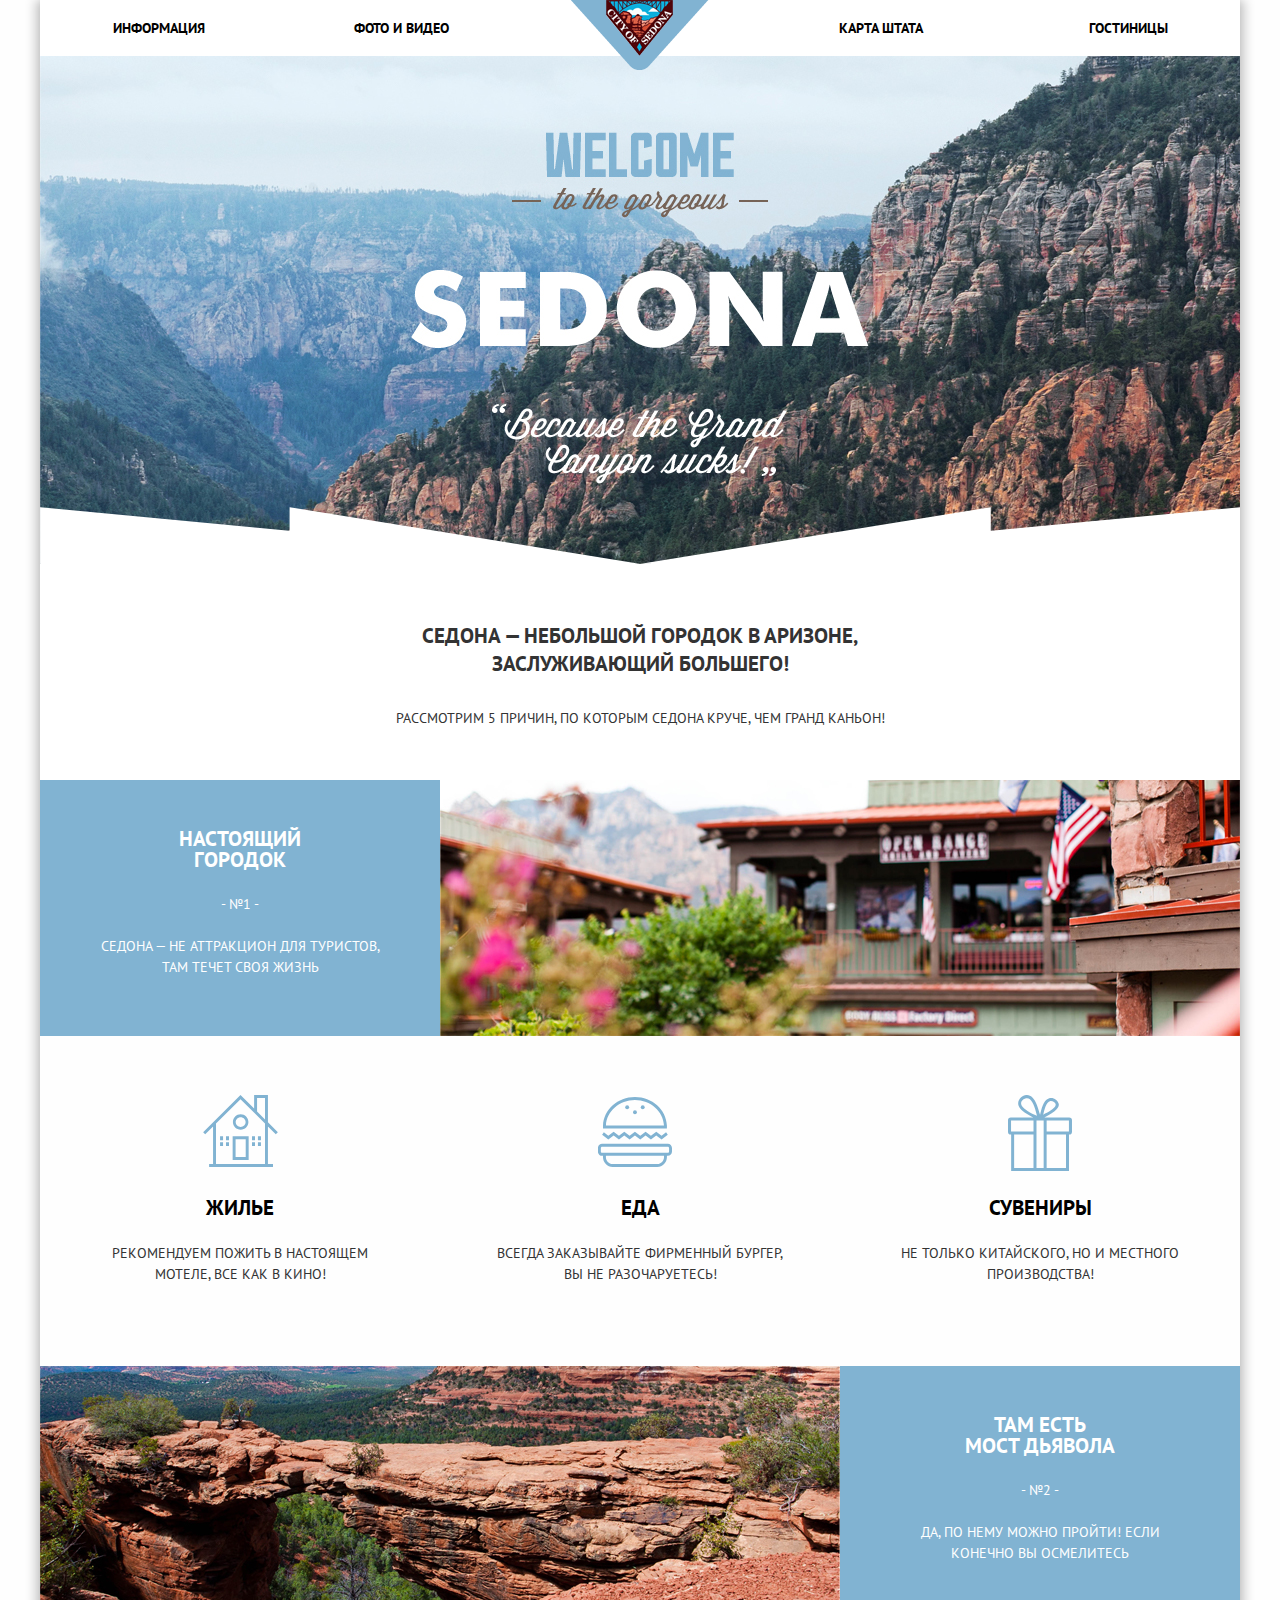
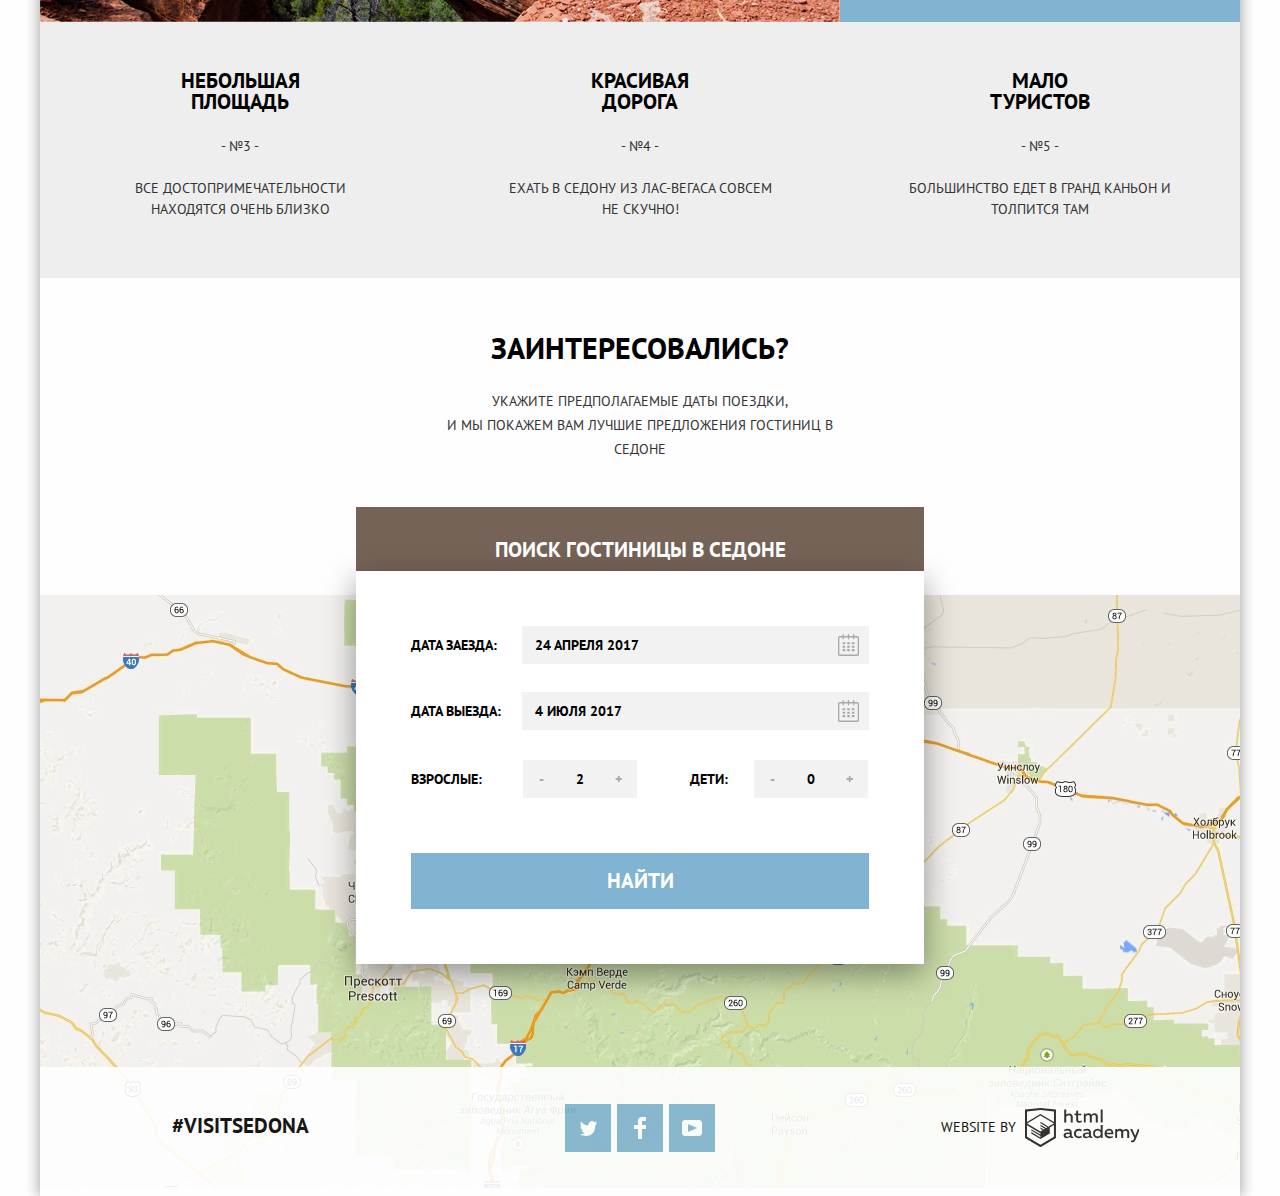
<file: index.html>
<!doctype html>
<html lang="ru">
  <head>
    <meta charset="utf-8">
    <title>Главная: Седона</title>
    <link href="https://fonts.googleapis.com/css?family=PT+Sans:400,700&amp;subset=cyrillic" rel="stylesheet">
    <link href="css/normalize.css" rel="stylesheet">
    <link href="css/style.min.css" rel="stylesheet">
  </head>
  <body>
    <div class="container">
      <header class="main-header">
        <nav class="site-navigation">
          <ul class="site-navigation-list">
            <li class="site-navigation-item"><a href="#">Информация</a></li>
            <li class="site-navigation-item"><a href="#">Фото и Видео</a></li>
            <li class="site-navigation-item"><a href="#">Карта штата</a></li>
            <li class="site-navigation-item"><a href="catalog.html">Гостиницы</a></li>
          </ul>
          <div class="logo-wrapper">
            <a class="nav-logo">
              <span class="visually-hidden">Логотип Седоны</span>
            </a>
          </div>
        </nav>
        <section class="main-header-description">
          <h1 class="visually-hidden">Заголовок главной Седона</h1>
          <h2 class="visually-hidden">Описание городка</h2>
          <b class="city-title">Cедона — небольшой городок в Аризоне, заслуживающий большего!</b>
          <p class="causes-city">Рассмотрим 5 причин, по которым Седона круче, чем гранд каньон!</p>
        </section>
      </header>
      <main>
        <section class="causes">
          <ul class="causes-list">
            <li class="causes-item-wide">
              <div class="causes-item-description">
                <h3 class="causes-item-title">Настоящий городок</h3>
                <p class="causes-number">- №1 -</p>
                <p class="causes-text">Седона — не аттракцион для туристов, там течет своя жизнь</p>
              </div>
              <div class="causes-item-promo">
                <img src="img/city-photo.jpg" width="800" height="256" alt="Фото Седоны">
              </div>
            </li>
            <li class="causes-item-wide">
              <ul class="features-list">
                <li class="features-item">
                  <h3 class="features-item-title">Жилье</h3>
                  <p class="features-text">Рекомендуем пожить в настоящем мотеле, все как в кино!</p>
                </li>
                <li class="features-item">
                  <h3 class="features-item-title">Еда</h3>
                  <p class="features-text">Всегда заказывайте фирменный бургер, вы не разочаруетесь!</p>
                </li>
                <li class="features-item">
                  <h3 class="features-item-title">Сувениры</h3>
                  <p class="features-text">Не только китайского, но и местного производства!</p>
                </li>
              </ul>
            </li>
            <li class="causes-item-wide">
              <div class="causes-item-promo">
                <img src="img/mountain-photo.jpg" width="800" height="256" alt="Фото моста дьявола">
              </div>
              <div class="causes-item-description">
                <h3 class="causes-item-title">Там есть<br> мост дьявола</h3>
                <p class="causes-number">- №2 -</p>
                <p class="causes-text">Да, по нему можно пройти! Если конечно вы осмелитесь</p>
              </div>
            </li>
            <li class="causes-item-wide">
              <ul class="causes-short-list">
                <li class="causes-item">
                  <h3 class="causes-item-title">Небольшая площадь</h3>
                  <p class="causes-number causes-short">- №3 -</p>
                  <p class="causes-text causes-short">Все достопримечательности находятся очень близко</p>
                </li>
                <li class="causes-item">
                  <h3 class="causes-item-title">Красивая дорога</h3>
                  <p class="causes-number causes-short">- №4 -</p>
                  <p class="causes-text causes-short">Ехать в Седону из Лас-Вегаса совсем не скучно!</p>
                </li>
                <li class="causes-item">
                  <h3 class="causes-item-title">Мало туристов</h3>
                  <p class="causes-number causes-short">- №5 -</p>
                  <p class="causes-text causes-short">Большинство едет в гранд каньон и толпится там</p>
                </li>
              </ul>
            </li>
          </ul>
        </section>
        <section class="search">
          <h2 class="search-title">Заинтересовались?</h2>
          <p class="search-text">Укажите предполагаемые даты поездки,<br> и мы покажем вам лучшие предложения   гостиниц в седоне</p>
          <button class="button button-search" type="button">
            <span class="button-search-title">Поиск гостиницы в Седоне</span>
          </button>
          <div class="modal modal-search">
            <h2 class="visually-hidden">Поиск гостиницы</h2>
            <form class="search-form" action="https://echo.htmlacademy.ru" method="post">
              <div class="search-form-item">
                <label for="arrival">Дата заезда:</label>
                <p class="input-calendar">
                  <input type="text" name="arrival-date" value="24 Апреля 2017" id="arrival">
                  <span class="calendar">
                    <svg class="icon" xmlns="http://www.w3.org/2000/svg" width="21" height="22" viewBox="0 0 21 22">
                      <path fill="#000" d="M19.251 2.025h-2.845V.648c0-.381-.294-.689-.656-.689-.363 0-.656.308-.656.689v1.377h-3.938V.648c0-.381-.294-.689-.655-.689-.363 0-.657.308-.657.689v1.377H5.906V.648c0-.381-.294-.689-.656-.689-.363 0-.657.308-.657.689v1.377H1.75C.784 2.025 0 2.847 0 3.862v16.302C0 21.179.784 22 1.75 22h17.501c.966 0 1.749-.821 1.749-1.836V3.862c0-1.015-.783-1.837-1.749-1.837zm.437 18.139a.448.448 0 0 1-.437.459H1.75a.45.45 0 0 1-.438-.459V3.862a.45.45 0 0 1 .438-.459h2.844v1.378c0 .381.294.689.657.689.362 0 .656-.308.656-.689V3.403h3.938v1.378c0 .381.294.689.657.689.361 0 .655-.308.655-.689V3.403h3.938v1.378c0 .381.293.689.656.689.362 0 .656-.308.656-.689V3.403h2.845c.241 0 .437.206.437.459v16.302z"/>
                      <path fill="#000" d="M4.594 8.225h2.625v2.066H4.594zM4.594 11.668h2.625v2.067H4.594zM4.594 15.112h2.625v2.066H4.594zM9.188 15.112h2.625v2.066H9.188zM9.188 11.668h2.625v2.067H9.188zM9.188 8.225h2.625v2.066H9.188zM13.781 15.112h2.625v2.066h-2.625zM13.781 11.668h2.625v2.067h-2.625zM13.781 8.225h2.625v2.066h-2.625z"/>
                    </svg>
                  </span>
                </p>
              </div>
              <div class="search-form-item">
                <label for="departure">Дата выезда:</label>
                <p class="input-calendar">
                  <input type="text" name="departure-date" value="4 июля 2017" id="departure">
                  <span class="calendar">
                    <svg class="icon" xmlns="http://www.w3.org/2000/svg" width="21" height="22" viewBox="0 0 21 22">
                      <path fill="#000" d="M19.251 2.025h-2.845V.648c0-.381-.294-.689-.656-.689-.363 0-.656.308-.656.689v1.377h-3.938V.648c0-.381-.294-.689-.655-.689-.363 0-.657.308-.657.689v1.377H5.906V.648c0-.381-.294-.689-.656-.689-.363 0-.657.308-.657.689v1.377H1.75C.784 2.025 0 2.847 0 3.862v16.302C0 21.179.784 22 1.75 22h17.501c.966 0 1.749-.821 1.749-1.836V3.862c0-1.015-.783-1.837-1.749-1.837zm.437 18.139a.448.448 0 0 1-.437.459H1.75a.45.45 0 0 1-.438-.459V3.862a.45.45 0 0 1 .438-.459h2.844v1.378c0 .381.294.689.657.689.362 0 .656-.308.656-.689V3.403h3.938v1.378c0 .381.294.689.657.689.361 0 .655-.308.655-.689V3.403h3.938v1.378c0 .381.293.689.656.689.362 0 .656-.308.656-.689V3.403h2.845c.241 0 .437.206.437.459v16.302z"/>
                      <path fill="#000" d="M4.594 8.225h2.625v2.066H4.594zM4.594 11.668h2.625v2.067H4.594zM4.594 15.112h2.625v2.066H4.594zM9.188 15.112h2.625v2.066H9.188zM9.188 11.668h2.625v2.067H9.188zM9.188 8.225h2.625v2.066H9.188zM13.781 15.112h2.625v2.066h-2.625zM13.781 11.668h2.625v2.067h-2.625zM13.781 8.225h2.625v2.066h-2.625z"/>
                    </svg>
                  </span>
                </p>
              </div>
              <div class="search-form-item">
                <div class="item-wrapper">
                  <label for="adult-count">Взрослые:</label>
                  <p>
                    <button class="button button-remove" type="button">-</button>
                    <input type="text" name="adult" value="2" id="adult-count">
                    <button class="button button-add" type="button">+</button>
                  </p>
                </div>
                <div class="item-wrapper">
                  <label for="children-count">Дети:</label>
                  <p>
                    <button class="button button-remove" type="button">-</button>
                    <input type="text" name="children" value="0" id="children-count">
                    <button class="button button-add" type="button">+</button>
                  </p>
                </div>
              </div>
              <div class="search-form-item">
                <button class="button button-form-search" type="submit">Найти</button>
              </div>
            </form>
          </div>
        </section>
      </main>
      <footer class="footer-main">
        <div class="footer-map">
          <iframe src="https://www.google.com/maps/embed?pb=!1m18!1m12!1m3!1d52385.13565775221!2d-111.83015785352357!3d34.854443815267764!2m3!1f0!2f0!3f0!3m2!1i1024!2i768!4f13.1!3m3!1m2!1s0x872da132f942b00d%3A0x5548c523fa6c8efd!2z0KHQtdC00L7QvdCwLCDQkNGA0LjQt9C-0L3QsCA4NjMzNiwg0KHQqNCQ!5e0!3m2!1sru!2sru!4v1511280947907" width="1200" height="593" style="border:0" allowfullscreen></iframe>
          <img src="img/map.jpg" width="1200" height="593" alt="Карта">
        </div>
        <section class="footer-main-info">
          <div class="footer-hashtag">#visitsedona</div>
          <div class="footer-social">
            <ul class="footer-social-list">
              <li>
                <a class="social-button" href="https://twitter.com">Твиттер
                  <svg xmlns="http://www.w3.org/2000/svg" xmlns:xlink="http://www.w3.org/1999/xlink" width="17"   height="15" viewBox="0 0 17 15">
                    <path fill="#FFF" d="M10.95.144c1.685-.496 2.984.27 3.577 1.179.673-.231 1.331-.481   2.011-.708a2.345 2.345 0 0 1-.857 1.768c.685.17 1.304-.491 1.304-.491-.169 1-1.006 1.788-1.563   2.024-.231 6.75-3.175 11.217-10.077 11.082h-.446c-.41 0-4.164-.46-4.898-1.887 2.271.196   3.893-.422 4.693-1.177-.96-.3-2.679-.477-2.979-2.95.349.106.564.228 1.19.119C1.705 8.247.374   7.53.448 5.33c.285.328 1.067.536 1.34.472C1.085 5.561-.182 2.442.894.85c1.818 1.854 3.735   3.606 7.152   3.773C8.254 2.33 9.183.793 10.95.144z"/>
                  </svg>
                </a>
              </li>
              <li>
                <a class="social-button" href="https://fb.com">Фейсбук
                  <svg xmlns="http://www.w3.org/2000/svg" width="12" height="22" viewBox="0 0 12 22">
                    <path fill="#FFF" d="M12 4V0H8a4 4 0 0 0-4 4v4H0v4h4v10h4V12h4V8H8V4h4z"/>
                  </svg>
                </a>
              </li>
              <li>
                <a class="social-button" href="https://youtube.ru">Ютьюб
                  <svg xmlns="http://www.w3.org/2000/svg" xmlns:xlink="http://www.w3.org/1999/xlink" width="20"   height="16" viewBox="0 0 20 16">
                    <path fill="#FFF" d="M17 0H3C1.35 0 0 1.35 0 3v10c0 1.65 1.35 3 3 3h14c1.65 0 3-1.35   3-3V3c0-1.65-1.35-3-3-3zM6.027 11.998V4.002L15.014 8l-8.987 3.998z"/>
                  </svg>
                </a>
              </li>
            </ul>
          </div>
          <div class="footer-developer">
            <b>website by</b>
            <p>
              <a class="footer-logo" href="https://htmlacademy.ru/intensive/htmlcss">HTML Academy
                <svg id="Layer_1" data-name="Layer 1" xmlns="http://www.w3.org/2000/svg" viewBox="0 0 108.08 36.85">
                  <title>logo-htmlacademy-small1</title>
                  <path d="M44.61,26.88a2,2,0,0,0,.55-0.1v1.33a3.25,3.25,0,0,1-1.18.21,1.67,1.67,0,0,1-1.67-1,4.84,4.84,0,0,1-3.14,1.08c-1.51,0-2.91-.83-2.91-2.55,0-2.13,2-2.79,3.71-2.79a11.08,11.08,0,0,1,2.17.25v-0.3c0-1-.76-1.77-2.19-1.77a7.42,7.42,0,0,0-3,.64v-1.7a10.21,10.21,0,0,1,3.19-.55c2.36,0,3.81,1.12,3.81,3.65v3a0.54,0.54,0,0,0,.49.59h0.17Zm-6.44-1.13A1.35,1.35,0,0,0,39.63,27h0.11a3.39,3.39,0,0,0,2.41-1V24.58a9.72,9.72,0,0,0-1.81-.21c-1,0-2.16.33-2.16,1.38h0Zm12.36-6.11a5,5,0,0,1,2.57.64V22a4.08,4.08,0,0,0-2.3-.7,2.75,2.75,0,1,0,0,5.49,5,5,0,0,0,2.43-.64v1.71a6.27,6.27,0,0,1-2.76.57A4.21,4.21,0,0,1,46,24.51q0-.21,0-0.41a4.32,4.32,0,0,1,4.18-4.46h0.38Zm12.17,7.24a2,2,0,0,0,.55-0.1v1.33a3.25,3.25,0,0,1-1.18.21,1.67,1.67,0,0,1-1.67-1,4.84,4.84,0,0,1-3.14,1.08c-1.51,0-2.91-.83-2.91-2.55,0-2.13,2-2.79,3.71-2.79a11.08,11.08,0,0,1,2.17.25v-0.3c0-1-.76-1.77-2.19-1.77a7.42,7.42,0,0,0-3,.64v-1.7a10.21,10.21,0,0,1,3.19-.55c2.36,0,3.81,1.12,3.81,3.65v3a0.54,0.54,0,0,0,.49.59h0.17Zm-6.44-1.13A1.35,1.35,0,0,0,57.73,27h0.11a3.39,3.39,0,0,0,2.41-1V24.58a9.72,9.72,0,0,0-1.81-.21c-1.06,0-2.16.33-2.16,1.38h0ZM73,16V28.2H71.35V26.88a3.88,3.88,0,0,1-3.19,1.54,4.4,4.4,0,0,1,0-8.78,3.81,3.81,0,0,1,3,1.3V16H73Zm-4.53,5.22a2.76,2.76,0,1,0,0,5.52A2.86,2.86,0,0,0,71.15,25V23A2.91,2.91,0,0,0,68.49,21.27ZM79,19.64c3.31,0,4.46,2.68,3.92,5.09H76.7c0.21,1.5,1.67,2.11,3.19,2.11a6.11,6.11,0,0,0,2.64-.59v1.6a7.14,7.14,0,0,1-3,.57C77,28.42,74.78,27,74.78,24a4.18,4.18,0,0,1,4-4.39H79Zm0.09,1.54a2.28,2.28,0,0,0-2.44,2.1v0.06H81.3A2,2,0,0,0,79.13,21.18Zm5.73,7V19.87h1.65v1a3.81,3.81,0,0,1,2.78-1.27A2.86,2.86,0,0,1,91.89,21a4.12,4.12,0,0,1,2.91-1.33A3.06,3.06,0,0,1,98,23V28.2h-1.9V23.05a1.59,1.59,0,0,0-1.42-1.75H94.42a2.8,2.8,0,0,0-2.07,1.12V28.2h-1.9V23.05A1.59,1.59,0,0,0,89,21.31H88.8a3,3,0,0,0-2.21,1.29v5.63H84.86Zm21.31-8.33h1.9l-3.91,9.46c-0.9,2.17-2.09,2.86-3.35,2.86a4.76,4.76,0,0,1-1.1-.14V30.46a2.86,2.86,0,0,0,.85.12c0.9,0,1.58-.64,2.07-1.9l0.17-.42-4-8.4h2l2.86,6.29ZM38.73,1.46V6.22a3.81,3.81,0,0,1,2.7-1.14,3.25,3.25,0,0,1,3.44,3.4v5.15H43V8.72a1.81,1.81,0,0,0-1.61-2h-0.3a2.93,2.93,0,0,0-2.32,1.39v5.52h-1.9V1.46h1.9ZM49.94,2.31v3h3V6.91h-3v3.81c0,1.1.5,1.46,1.58,1.46a4.49,4.49,0,0,0,1.69-.33v1.6A6.8,6.8,0,0,1,51,13.8a2.55,2.55,0,0,1-2.86-2.74V6.89H46.58V5.26h1.5V2.74Zm5.4,11.31V5.28H57v1A3.81,3.81,0,0,1,59.77,5a2.86,2.86,0,0,1,2.6,1.33A4.12,4.12,0,0,1,65.28,5,3.06,3.06,0,0,1,68.44,8.4v5.21h-1.9V8.46a1.59,1.59,0,0,0-1.42-1.75H64.89a2.8,2.8,0,0,0-2.07,1.12v5.78h-1.9V8.46A1.59,1.59,0,0,0,59.5,6.71H59.27A3,3,0,0,0,57.06,8v5.63H55.34ZM71.17,1.45H73V13.6H71.17V1.45ZM14.71,0H14.55L0,1.54V28.21l14.55,8.66,14.55-8.66V1.54Zm12.5,27.1L14.55,34.64,1.9,27.12V16.18l12.59,7.5V25L5.86,19.9v1.31l8.68,5.21v1.39L5.87,22.65V24l8.68,5.21,8.75-5.24V18.31L27.2,16V27.12Zm0-12.53-3.48,2-1.6,1L14.51,13v1.31L21,18.23H21l-0.14.09-1,.54-5.37-3.2V17l4.24,2.52-1,.67-3.2-1.9v1.31l2.1,1.24L14.5,22.1,2,14.65,14.51,7.11Zm0-1.32L14.49,5.76,1.91,13.25v-10L14.56,1.92,27.21,3.25v10h0Z" transform="translate(0 -0.02)" fill="#231f20"/>
                </svg>
              </a>
            </p>
          </div>
        </section>
      </footer>
    </div>
    <script src="js/modal-search-min.js"></script>
  </body>
</html>
</file>
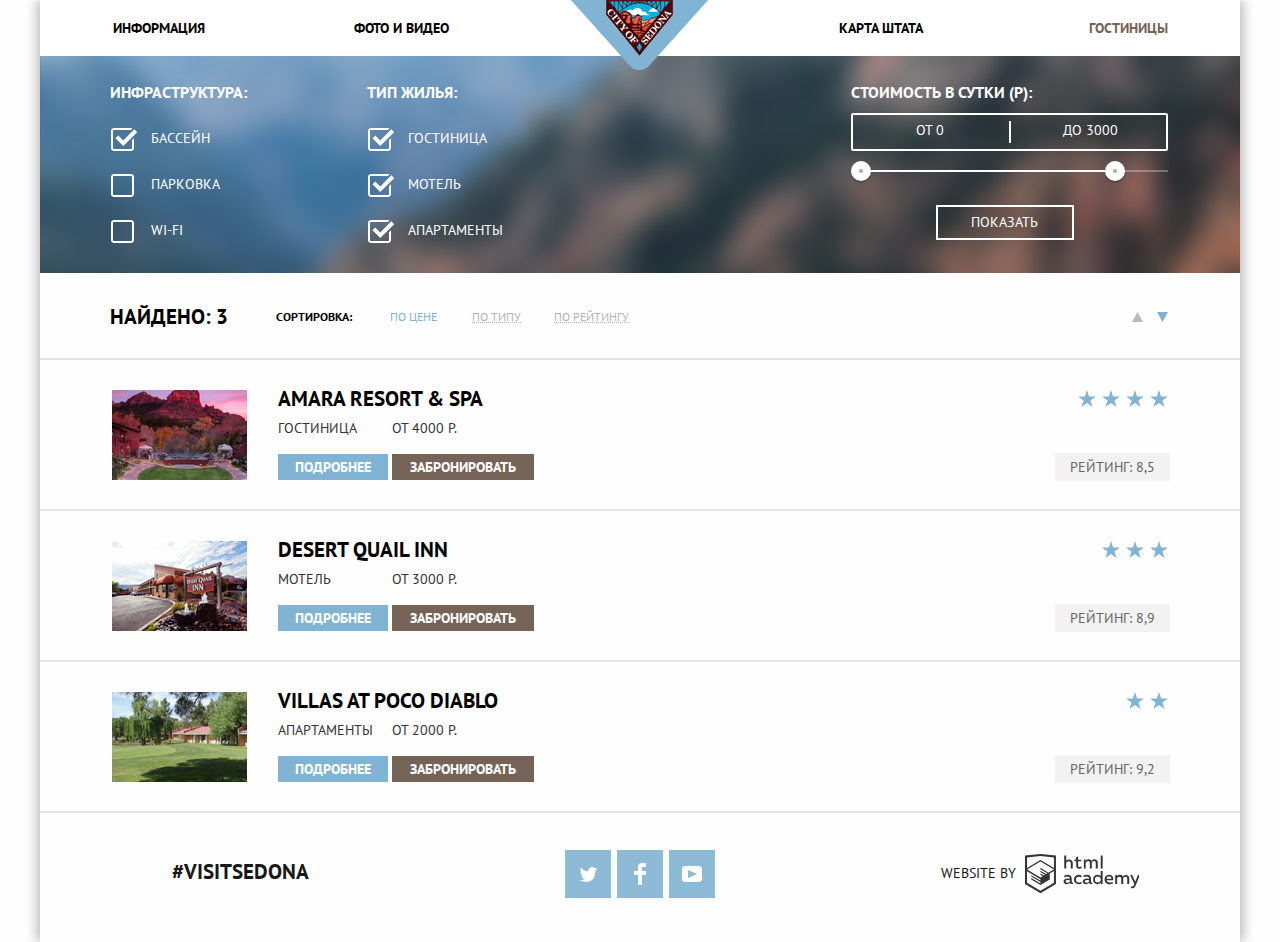
<file: catalog.html>
<!doctype html>
<html lang="ru">
  <head>
    <meta charset="utf-8">
    <title>Каталог отелей Седоны</title>
    <link href="https://fonts.googleapis.com/css?family=PT+Sans:400,700&amp;subset=cyrillic" rel="stylesheet">
    <link href="css/normalize.css" rel="stylesheet">
    <link href="css/style.min.css" rel="stylesheet">
  </head>
  <body>
    <div class="container">
      <header class="catalog-header">
        <nav class="site-navigation">
          <ul class="site-navigation-list">
            <li class="site-navigation-item"><a href="#">Информация</a></li>
            <li class="site-navigation-item"><a href="#">Фото и Видео</a></li>
            <li class="site-navigation-item"><a href="#">Карта штата</a></li>
            <li class="site-navigation-item"><a class="active" href="catalog.html">Гостиницы</a></li>
          </ul>
          <div>
            <a class="nav-logo" href="index.html">
              <span class="visually-hidden">Логотип Седоны</span>
            </a>
          </div>
        </nav>
      </header>
      <main>
        <h1 class="visually-hidden">Поиск гостиницы</h1>
        <section class="filters">
          <h2 class="visually-hidden">Фильтры</h2>
          <form class="filters-form" method="get" action="https://echo.htmlacademy.ru">
            <fieldset>
              <legend class="filters-legend">Инфраструктура:</legend>
              <ul class="filters-services">
                <li class="filters-option">
                  <input class="filter-checkbox" type="checkbox" name="pool" id="pool-id" checked>
                  <label for="pool-id">Бассейн</label>
                </li>
                <li class="filters-option">
                  <input class="filter-checkbox" type="checkbox" name="parking" id="parking-id">
                  <label for="parking-id">Парковка</label>
                </li>
                <li class="filters-option">
                  <input class="filter-checkbox" type="checkbox" name="wi-fi" id="wifi-id">
                  <label for="wifi-id">Wi-fi</label>
                </li>
              </ul>
            </fieldset>
            <fieldset>
              <legend class="filters-legend">Тип жилья:</legend>
              <ul class="filters-lodging">
                <li class="filters-option">
                  <input class="filter-checkbox" type="checkbox" name="hotel" id="hotel-id" checked>
                  <label for="hotel-id">Гостиница</label>
                </li>
                <li class="filters-option">
                  <input class="filter-checkbox" type="checkbox" name="motel" id="motel-id" checked>
                  <label for="motel-id">Мотель</label>
                </li>
                <li class="filters-option">
                  <input class="filter-checkbox" type="checkbox" name="apartments" id="apartments-id" checked>
                  <label for="apartments-id">Апартаменты</label>
                </li>
              </ul>
            </fieldset>
            <div class="filter-wrapper">
              <div class="filter-range">
                <div class="filter-range-title">Стоимость в сутки (р):</div>
                <div class="price-controls">
                  <label class="min-price" for="min-price-id">От
                    <input name="min-price" type="text" value="0" id="min-price-id">
                  </label>
                  <label class="max-price" for="max-price-id">До
                    <input name="max-price" type="text" value="3000" id="max-price-id">
                  </label>
                </div>
                <div class="range-controls">
                  <div class="scale">
                    <div class="bar"></div>
                  </div>
                  <div class="toggle toggle-min"></div>
                  <div class="toggle toggle-max"></div>
                </div>
              </div>
              <button type="submit" class="button button-filter">Показать</button>
            </div>
          </form>
        </section>
        <section class="catalog-sort">
          <nav class="catalog-sort-nav">
            <p class="catalog-sort-count">Найдено: 3</p>
            <h3 class="catalog-sort-title">Сортировка:</h3>
            <ul class="catalog-sort-list">
              <li><a class="catalog-sort-type active" href="#">По цене</a></li>
              <li><a class="catalog-sort-type" href="#">По типу</a></li>
              <li><a class="catalog-sort-type" href="#">По рейтингу</a></li>
              <li>
                <ul class="list-wrapper">
                  <li>
                    <a>вверх
                      <svg xmlns="http://www.w3.org/2000/svg" width="11" height="10" viewBox="0 0 11 10">
                        <path class="arrow-up" fill="#231F20" d="M5.5 0L0 10h11z"/>
                      </svg>
                    </a>
                  </li>
                  <li>
                    <a>вниз
                      <svg xmlns="http://www.w3.org/2000/svg" width="11" height="10" viewBox="0 0 11 10">
                        <path class="arrow-down active" fill="#231F20" d="M5.5 10L0 0h11"/>
                      </svg>
                    </a>
                  </li>
                </ul>
              </li>
            </ul>
          </nav>
          <ul class="catalog-list">
            <li class="catalog-item">
              <img src="img/amara.jpg" width="135" height="90" alt="Amara Resort & Spa">
              <div class="catalog-wrapper">
                <a class="catalog-item-title" href="#">Amara Resort & Spa</a>
                <p>
                  <span class="catalog-item-type">гостиница</span>
                  <span class="catalog-item-price">от 4000 р.</span>
                </p>
                <span class="button-info"><a href="info.html">подробнее</a></span>
                <span class="button-booking"><a href="#">забронировать</a></span>
              </div>
              <div class="catalog-item-rating">
                <span class="star"></span>
                <span class="star"></span>
                <span class="star"></span>
                <span class="star"></span>
                <span class="rate">Рейтинг: 8,5</span>
              </div>
            </li>
            <li class="catalog-item">
              <img src="img/desert.jpg" width="135" height="90" alt="Desert Quail Inn">
              <div class="catalog-wrapper">
                <a class="catalog-item-title" href="#">Desert Quail Inn</a>
                <p>
                  <span class="catalog-item-type">мотель</span>
                  <span class="catalog-item-price">от 3000 р.</span>
                </p>
                <span class="button-info"><a href="info.html">подробнее</a></span>
                <span class="button-booking"><a href="#">забронировать</a></span>
              </div>
              <div class="catalog-item-rating">
                <span class="star"></span>
                <span class="star"></span>
                <span class="star"></span>
                <span class="rate">Рейтинг: 8,9</span>
              </div>
            </li>
            <li class="catalog-item">
              <img src="img/villas.jpg" width="135" height="90" alt="Villas at Poco Diablo">
              <div class="catalog-wrapper">
                <a class="catalog-item-title" href="#">Villas at Poco Diablo</a>
                <p>
                  <span class="catalog-item-type">апартаменты</span>
                  <span class="catalog-item-price">от 2000 р.</span>
                </p>
                <span class="button-info"><a href="info.html">подробнее</a></span>
                <span class="button-booking"><a href="#">забронировать</a></span>
              </div>
              <div class="catalog-item-rating">
                <span class="star"></span>
                <span class="star"></span>
                <span class="rate">Рейтинг: 9,2</span>
              </div>
            </li>
          </ul>
        </section>
      </main>
      <footer class="footer-catalog">
        <div class="footer-map catalog-map">
          <iframe src="https://www.google.com/maps/embed?pb=!1m18!1m12!1m3!1d52385.13565775221!2d-111.83015785352357!3d34.854443815267764!2m3!1f0!2f0!3f0!3m2!1i1024!2i768!4f13.1!3m3!1m2!1s0x872da132f942b00d%3A0x5548c523fa6c8efd!2z0KHQtdC00L7QvdCwLCDQkNGA0LjQt9C-0L3QsCA4NjMzNiwg0KHQqNCQ!5e0!3m2!1sru!2sru!4v1511280947907" width="1200" height="593" style="border:0" allowfullscreen></iframe>
          <img src="img/map.jpg" width="1200" height="593" alt="Карта">
        </div>
        <section class="footer-catalog-info">
          <div class="footer-hashtag">#visitsedona</div>
          <div class="footer-social">
            <ul class="footer-social-list">
              <li>
                <a class="social-button" href="https://twitter.com">Твиттер
                  <svg xmlns="http://www.w3.org/2000/svg" xmlns:xlink="http://www.w3.org/1999/xlink" width="17"   height="15" viewBox="0 0 17 15">
                    <path fill="#FFF" class="social-button-icon" d="M10.95.144c1.685-.496 2.984.27 3.577 1.179.673-.231 1.331-.481   2.011-.708a2.345 2.345 0 0 1-.857 1.768c.685.17 1.304-.491 1.304-.491-.169 1-1.006 1.788-1.563   2.024-.231 6.75-3.175 11.217-10.077 11.082h-.446c-.41 0-4.164-.46-4.898-1.887 2.271.196   3.893-.422 4.693-1.177-.96-.3-2.679-.477-2.979-2.95.349.106.564.228 1.19.119C1.705 8.247.374   7.53.448 5.33c.285.328 1.067.536 1.34.472C1.085 5.561-.182 2.442.894.85c1.818 1.854 3.735   3.606 7.152   3.773C8.254 2.33 9.183.793 10.95.144z"/>
                  </svg>
                </a>
              </li>
              <li>
                <a class="social-button" href="https://fb.com">Фейсбук
                  <svg xmlns="http://www.w3.org/2000/svg" width="12" height="22" viewBox="0 0 12 22">
                    <path fill="#FFF" d="M12 4V0H8a4 4 0 0 0-4 4v4H0v4h4v10h4V12h4V8H8V4h4z"/>
                  </svg>
                </a>
              </li>
              <li>
                <a class="social-button" href="https://youtube.ru">Ютьюб
                  <svg xmlns="http://www.w3.org/2000/svg" xmlns:xlink="http://www.w3.org/1999/xlink" width="20"   height="16" viewBox="0 0 20 16">
                    <path fill="#FFF" d="M17 0H3C1.35 0 0 1.35 0 3v10c0 1.65 1.35 3 3 3h14c1.65 0 3-1.35   3-3V3c0-1.65-1.35-3-3-3zM6.027 11.998V4.002L15.014 8l-8.987 3.998z"/>
                  </svg>
                </a>
              </li>
            </ul>
          </div>
          <div class="footer-developer">
            <b>website by</b>
            <p>
              <a class="footer-logo" href="https://htmlacademy.ru/intensive/htmlcss">HTML Academy
                <svg id="Layer_1" data-name="Layer 1" xmlns="http://www.w3.org/2000/svg" viewBox="0 0 108.08 36.85">
                  <title>logo-htmlacademy-small1</title>
                  <path d="M44.61,26.88a2,2,0,0,0,.55-0.1v1.33a3.25,3.25,0,0,1-1.18.21,1.67,1.67,0,0,1-1.67-1,4.84,4.84,0,0,1-3.14,1.08c-1.51,0-2.91-.83-2.91-2.55,0-2.13,2-2.79,3.71-2.79a11.08,11.08,0,0,1,2.17.25v-0.3c0-1-.76-1.77-2.19-1.77a7.42,7.42,0,0,0-3,.64v-1.7a10.21,10.21,0,0,1,3.19-.55c2.36,0,3.81,1.12,3.81,3.65v3a0.54,0.54,0,0,0,.49.59h0.17Zm-6.44-1.13A1.35,1.35,0,0,0,39.63,27h0.11a3.39,3.39,0,0,0,2.41-1V24.58a9.72,9.72,0,0,0-1.81-.21c-1,0-2.16.33-2.16,1.38h0Zm12.36-6.11a5,5,0,0,1,2.57.64V22a4.08,4.08,0,0,0-2.3-.7,2.75,2.75,0,1,0,0,5.49,5,5,0,0,0,2.43-.64v1.71a6.27,6.27,0,0,1-2.76.57A4.21,4.21,0,0,1,46,24.51q0-.21,0-0.41a4.32,4.32,0,0,1,4.18-4.46h0.38Zm12.17,7.24a2,2,0,0,0,.55-0.1v1.33a3.25,3.25,0,0,1-1.18.21,1.67,1.67,0,0,1-1.67-1,4.84,4.84,0,0,1-3.14,1.08c-1.51,0-2.91-.83-2.91-2.55,0-2.13,2-2.79,3.71-2.79a11.08,11.08,0,0,1,2.17.25v-0.3c0-1-.76-1.77-2.19-1.77a7.42,7.42,0,0,0-3,.64v-1.7a10.21,10.21,0,0,1,3.19-.55c2.36,0,3.81,1.12,3.81,3.65v3a0.54,0.54,0,0,0,.49.59h0.17Zm-6.44-1.13A1.35,1.35,0,0,0,57.73,27h0.11a3.39,3.39,0,0,0,2.41-1V24.58a9.72,9.72,0,0,0-1.81-.21c-1.06,0-2.16.33-2.16,1.38h0ZM73,16V28.2H71.35V26.88a3.88,3.88,0,0,1-3.19,1.54,4.4,4.4,0,0,1,0-8.78,3.81,3.81,0,0,1,3,1.3V16H73Zm-4.53,5.22a2.76,2.76,0,1,0,0,5.52A2.86,2.86,0,0,0,71.15,25V23A2.91,2.91,0,0,0,68.49,21.27ZM79,19.64c3.31,0,4.46,2.68,3.92,5.09H76.7c0.21,1.5,1.67,2.11,3.19,2.11a6.11,6.11,0,0,0,2.64-.59v1.6a7.14,7.14,0,0,1-3,.57C77,28.42,74.78,27,74.78,24a4.18,4.18,0,0,1,4-4.39H79Zm0.09,1.54a2.28,2.28,0,0,0-2.44,2.1v0.06H81.3A2,2,0,0,0,79.13,21.18Zm5.73,7V19.87h1.65v1a3.81,3.81,0,0,1,2.78-1.27A2.86,2.86,0,0,1,91.89,21a4.12,4.12,0,0,1,2.91-1.33A3.06,3.06,0,0,1,98,23V28.2h-1.9V23.05a1.59,1.59,0,0,0-1.42-1.75H94.42a2.8,2.8,0,0,0-2.07,1.12V28.2h-1.9V23.05A1.59,1.59,0,0,0,89,21.31H88.8a3,3,0,0,0-2.21,1.29v5.63H84.86Zm21.31-8.33h1.9l-3.91,9.46c-0.9,2.17-2.09,2.86-3.35,2.86a4.76,4.76,0,0,1-1.1-.14V30.46a2.86,2.86,0,0,0,.85.12c0.9,0,1.58-.64,2.07-1.9l0.17-.42-4-8.4h2l2.86,6.29ZM38.73,1.46V6.22a3.81,3.81,0,0,1,2.7-1.14,3.25,3.25,0,0,1,3.44,3.4v5.15H43V8.72a1.81,1.81,0,0,0-1.61-2h-0.3a2.93,2.93,0,0,0-2.32,1.39v5.52h-1.9V1.46h1.9ZM49.94,2.31v3h3V6.91h-3v3.81c0,1.1.5,1.46,1.58,1.46a4.49,4.49,0,0,0,1.69-.33v1.6A6.8,6.8,0,0,1,51,13.8a2.55,2.55,0,0,1-2.86-2.74V6.89H46.58V5.26h1.5V2.74Zm5.4,11.31V5.28H57v1A3.81,3.81,0,0,1,59.77,5a2.86,2.86,0,0,1,2.6,1.33A4.12,4.12,0,0,1,65.28,5,3.06,3.06,0,0,1,68.44,8.4v5.21h-1.9V8.46a1.59,1.59,0,0,0-1.42-1.75H64.89a2.8,2.8,0,0,0-2.07,1.12v5.78h-1.9V8.46A1.59,1.59,0,0,0,59.5,6.71H59.27A3,3,0,0,0,57.06,8v5.63H55.34ZM71.17,1.45H73V13.6H71.17V1.45ZM14.71,0H14.55L0,1.54V28.21l14.55,8.66,14.55-8.66V1.54Zm12.5,27.1L14.55,34.64,1.9,27.12V16.18l12.59,7.5V25L5.86,19.9v1.31l8.68,5.21v1.39L5.87,22.65V24l8.68,5.21,8.75-5.24V18.31L27.2,16V27.12Zm0-12.53-3.48,2-1.6,1L14.51,13v1.31L21,18.23H21l-0.14.09-1,.54-5.37-3.2V17l4.24,2.52-1,.67-3.2-1.9v1.31l2.1,1.24L14.5,22.1,2,14.65,14.51,7.11Zm0-1.32L14.49,5.76,1.91,13.25v-10L14.56,1.92,27.21,3.25v10h0Z" transform="translate(0 -0.02)" fill="#231f20"/>
                </svg>
              </a>
            </p>
          </div>
        </section>
      </footer>
    </div>
    <script src="js/hotel-filter-min.js"></script>
  </body>
</html>
</file>
<file: css/style.min.css>
@keyframes slide{0%{transform:translateY(-30px)}15%{transform:translateY(-25px)}30%{transform:translateY(-20px)}45%{transform:translateY(-15px)}75%{transform:translateY(-10px)}to{transform:translateY(0)}}@keyframes error{0%,to{transform:translateX(0)}10%,30%,50%,70%,90%{transform:translateX(-15px)}20%,40%,60%,80%{transform:translateX(15px)}}body,html{min-width:1200px;margin:0;padding:0;font-size:14px;line-height:26px;font-weight:400;font-family:"PT Sans","Arial","Helvetica",sans-serif;color:#333;text-transform:uppercase;background-color:#fefefe}a{text-decoration:none}img{max-width:100%;height:auto}.visually-hidden:not(:focus):not(:active){position:absolute;width:1px;height:1px;margin:-1px;padding:0;border:0;white-space:nowrap;clip-path:inset(100%);clip:rect(0 0 0 0);overflow:hidden}.container{width:1200px;margin:0 auto;padding:0;box-shadow:5px 0 10px 0 rgba(0,1,1,.2),-5px 0 10px 0 rgba(0,1,1,.2)}.site-navigation{position:relative;display:flex;justify-content:space-between;width:100%;margin:0;padding:0;background-color:#fff}.site-navigation-list{display:flex;flex-wrap:wrap;justify-content:space-around;width:100%;margin:0 auto 0 0;padding:0;list-style:none}.site-navigation-list li{flex-grow:0;width:20%;margin:0;padding:15px 0}.site-navigation-list li:first-child,.site-navigation-list li:nth-child(2){text-align:left}.site-navigation-list li:nth-child(2){margin-right:auto}.site-navigation-list li:last-child,.site-navigation-list li:nth-child(3){text-align:right}.site-navigation-list li:nth-child(3){margin-left:auto}.site-navigation-item a{display:block;margin:0;padding:0;text-align:center;font-weight:700;color:#000;text-transform:uppercase}.site-navigation-item:first-child a{padding-right:3px}.site-navigation-item:nth-child(2) a,.site-navigation-item:nth-child(3) a{padding-left:2px}.site-navigation-item:last-child a{padding-left:16px}.nav-list-current a,.site-navigation-item a.active{color:#766357}.nav-logo::after{content:"";position:absolute;width:138px;height:70px;top:0;right:531px;margin-left:-69px;background-image:url(../img/sedona-logo.png);background-repeat:no-repeat;background-position:0 0}.site-navigation-item a:focus,.site-navigation-item a:hover{color:#81b3d2}.site-navigation-item a:active{opacity:.3}.main-header{display:flex;flex-direction:column;width:1200px;min-height:773px;margin-bottom:0;background-image:url(../img/sedona-mask.png),url(../img/sedona-view.jpg);background-size:100% 273px,1200px 773px;background-color:#e4f1f9;background-repeat:no-repeat;background-position:bottom,0 0}.main-header-description{width:575px;margin:567px auto 49px;padding:0;text-align:center}.city-title{font-size:21px;line-height:26px}.causes-city{width:100%;margin:26px 0 0;text-align:center}.causes{margin-bottom:52px}.causes-list{display:flex;flex-direction:column;margin:0;padding:0;list-style:none}.causes-item{width:400px;min-height:256px;text-align:center;background-color:#eee}.causes-item-wide{display:flex;width:100%;min-height:256px}.causes-item-title{width:155px;margin:48px auto 24px;padding:0;font-size:21px;line-height:21px;font-weight:700;color:#fff}.causes-item .causes-item-title{color:#000}.causes-number,.causes-text{margin:0;padding:0;font-size:14px;line-height:21px}.causes-text{width:305px;margin:21px auto 50px;text-align:center;color:#333}.causes-item-wide .causes-text{color:#fff}.causes-short-list{display:flex;width:100%;margin:0;padding:0;list-style:none}.causes-number.causes-short,.causes-text.causes-short{color:#333}.causes-text.causes-short{width:265px}.causes-item-description{width:400px;min-height:256px;margin:0;padding:0;text-align:center;color:#fff;background-color:#81b3d2}.causes-item-promo{width:800px;height:256px;margin:0;padding:0}.features-list{display:flex;width:100%;min-height:330px;margin:0;padding:0;list-style:none}.features-item{position:relative;width:400px;margin-top:149px;margin-bottom:auto;text-align:center}.features-item-title{margin:12px auto 25px;padding:0;font-size:21px;line-height:21px;font-weight:700;color:#000}.features-item:first-child::before{position:absolute;content:"";width:75px;height:72px;top:-90px;left:200px;margin-left:-37px;background-image:url(../img/house-icon.svg);background-repeat:no-repeat;background-position:0 0}.features-item:nth-child(2)::before,.features-item:nth-child(3)::before{position:absolute;content:"";width:74px;height:70px;top:-88px;left:195px;margin-left:-37px;background-image:url(../img/burger-icon.svg);background-repeat:no-repeat;background-position:0 0}.features-item:nth-child(3)::before{width:64px;height:76px;top:-90px;left:200px;margin-left:-32px;background-image:url(../img/gift-icon.svg)}.features-text{width:286px;margin:0 auto 50px;padding:0;font-size:14px;line-height:21px;color:#333}.search{position:relative;text-align:center}.button{font:inherit;color:#fff;text-transform:uppercase;background-color:#766357;border-style:none}.button-search{display:block;box-sizing:border-box;min-width:568px;margin:0 auto;padding-top:30px;padding-bottom:30px;text-align:center;cursor:pointer}.button-search-title{font-size:21px;line-height:26px;font-weight:700}.button-search:focus,.button-search:hover{background-color:#604e43}.button-search:active{background-color:#503e33}.button-form-search span:active,.button-search-title:active,.social-button:active path{opacity:.3}.search-title{margin:0 0 23px;padding:0;font-size:30px;line-height:36px;font-weight:700;color:#000}.search-text{width:440px;margin:0 auto 46px;font-size:14px;line-height:24px}.footer-main{position:relative}.footer-map{margin:0;padding:0;z-index:3}.footer-map iframe{position:relative;z-index:2}.footer-map img{position:absolute;top:0;left:0;z-index:1}.catalog-map{display:none}.footer-catalog-info,.footer-main-info{display:flex;justify-content:space-between;width:1200px;min-height:120px;background-color:#fff;opacity:.9}.footer-main-info{position:absolute;bottom:0;left:auto;z-index:20}.footer-hashtag{width:240px;margin:46px auto 55px;padding:0;font-size:21px;line-height:26px;font-weight:700;text-align:center;color:#000}.footer-social{width:240px;margin:auto;text-align:center}.footer-social-list{display:flex;width:150px;flex-wrap:wrap;justify-content:space-between;margin:0 auto;padding:0;list-style:none}.social-button{display:flex;align-items:center;justify-content:center;width:46px;height:48px;margin:37px 0 44px;font-size:0;background-color:#81b3d2}.social-button:focus,.social-button:hover{background-color:#669ec0}.social-button:active{background-color:#5496bd}.footer-developer{display:flex;width:240px;align-items:center;justify-content:center;margin:27px auto 33px;padding:0;text-align:center}.footer-developer b{display:block;width:76px;margin:0 8px 4px 0;padding:0;font-size:14px;line-height:26px;font-weight:400;color:#000}.footer-developer p{width:115px;height:41px}.footer-logo{font-size:0}.footer-logo:focus path,.footer-logo:hover path{fill:#669ec0}.footer-logo:active path{fill:#bdbbbc}.modal{color:#000;background-color:#fff;background-position:0 0;background-repeat:repeat;box-shadow:0 10px 30px rgba(0,0,0,.4)}.modal-search{display:block;position:absolute;top:241px;left:568px;width:458px;margin-left:-252px;padding:55px;animation-name:slide;animation-duration:.6s;z-index:10}.modal-hide{display:none}.modal-error{animation-name:error;animation-duration:.5s}.search-form,.search-form-item{display:flex;justify-content:space-between;flex-wrap:wrap}.search-form{padding:0;margin:0}.search-form-item{flex-basis:460px;align-items:center;flex-grow:1;margin:0 0 28px}.search-form-item:nth-child(4){justify-content:center;flex-grow:1;margin-bottom:0}.item-wrapper{display:flex;align-items:center;justify-content:space-between;flex-wrap:wrap;margin:0;padding:0}.item-wrapper:nth-child(1){flex-basis:260px;flex-grow:1;margin:2px 0 0}.item-wrapper:nth-child(1) p{margin-right:auto;margin-left:auto}.item-wrapper:nth-child(2){flex-basis:190px;flex-grow:0;margin:2px 0 0 auto}.item-wrapper:nth-child(1) label{margin-right:0}.item-wrapper:nth-child(2) label{margin-right:auto;margin-left:11px}.item-wrapper p{display:flex;flex-basis:115px;justify-content:flex-start;margin:0;padding:0}.search-form-item label{margin:0;font-size:14px;line-height:26px;font-weight:700}.search-form-item input[type=text]{width:347px;padding:6px 0 6px 13px}.item-wrapper input[type=text],.search-form-item input[type=text]{box-sizing:border-box;min-height:36px;font:inherit;font-weight:700;color:#000;text-transform:uppercase;background-color:#f2f2f2;border:0}.input-calendar{position:relative;margin:0;padding:0}.calendar{position:absolute;top:8px;right:10px;width:21px;height:22px;cursor:pointer}.icon path{fill:#000;opacity:.3}.icon:focus path,.icon:hover path{opacity:1}.icon:active path{fill:#81b3d2}.item-wrapper input[type=text]{width:40px;margin:0;padding:6px 4px;text-align:center}.search-form-item input:hover{background-color:#ebebeb}.search-form-item input:focus{background-color:#fff;outline:2px solid #e5e5e5}.button-add,.button-remove{width:37px;box-sizing:border-box;margin:0;padding:6px 10px;font-size:14px;line-height:26px;font-weight:700;color:#a9a9a9;background-color:#f2f2f2;cursor:pointer}.button-add:focus,.button-add:hover,.button-remove:focus,.button-remove:hover{color:#000}.button-add:active,.button-remove:active{color:#81b3d2}.button-form-search{flex-basis:100%;margin-top:27px;padding:15px 10px;font-size:21px;font-weight:700;background-color:#81b3d2;cursor:pointer}.button-form-search:focus,.button-form-search:hover{background-color:#669ec0;outline:0}.button-form-search:active{background-color:#5496bd}.filters-form{display:flex;justify-content:space-between;align-items:center;flex-wrap:wrap;width:1060px;margin:0 0 10px;padding:0 70px 7px;background-image:url(../img/filter-background.png);background-color:#253032;background-position:0 -70px;background-repeat:no-repeat}.filters-form fieldset{display:flex;flex-wrap:wrap;margin:26px 0 auto;padding:0;border:0}.filters-form fieldset:first-child{flex-basis:160px}.filters-form fieldset:nth-child(2){flex-basis:150px;margin-left:auto;margin-right:226px}.filters-legend{margin:0 0 25px;padding:0;font-size:16px;line-height:21px;font-weight:700;color:#fff}.filters-lodging,.filters-services{margin:0;padding:0;list-style:none}.filters-option{margin:0;font-size:14px;line-height:21px;font-weight:400;color:#000}.filters-option label{max-width:100px;word-wrap:break-word}.filter-checkbox{display:none}.filter-checkbox+label{display:block;position:relative;margin:0 0 25px;padding-left:41px;font-size:14px;line-height:21px;color:#fff;cursor:pointer}.filter-checkbox+label::before{content:"";display:block;position:absolute;top:0;left:1px;width:23px;height:23px;background:url(../img/checkbox-off.svg);background-repeat:no-repeat}.filter-checkbox:checked+label::before{content:"";display:block;position:absolute;top:0;left:1px;width:27px;height:23px;background:url(../img/checkbox-on.svg);background-repeat:no-repeat}.filter-checkbox:checked:disabled+label::before,.filter-checkbox:disabled+label::before{opacity:.3}.filter-wrapper{flex-basis:330px;margin:26px 0 auto auto;padding:0}.filter-range{width:317px;margin:0 0 0 11px;color:#fff;text-transform:uppercase}.filter-range-title{margin-bottom:10px;font-size:16px;line-height:21px;font-weight:700}.price-controls{position:relative;height:34px;margin-bottom:19px;font-size:0;border:2px solid #fff;border-radius:2px}.price-controls label{display:inline-block;vertical-align:bottom;padding:0;font-size:14px;line-height:21px;cursor:pointer}.price-controls::after{content:"";position:absolute;top:50%;left:50%;width:2px;height:22px;background:#fff;transform:translate(-50%,-50%)}.price-controls .max-price,.price-controls .min-price{width:84px;padding-left:63px}.price-controls .max-price{padding-right:7px}.price-controls input{display:inline-block;vertical-align:top;width:50px;margin:0;padding:0;color:inherit;font:inherit;background:0 0;border:0}.range-controls{position:relative;margin-bottom:32px}.range-controls .scale{height:2px;background:rgba(255,255,255,.3)}.range-controls .bar{width:80%;height:2px;background:#fff}.toggle{position:absolute;top:-9px;width:4px;height:4px;background:#ababab;border:8px solid #fff;border-radius:50%;box-shadow:0 2px 1px 0 rgba(0,1,1,.2);cursor:pointer}.toggle:hover{background:#1c4f80;border:9px solid #fff}.toggle-min{left:0}.toggle-max{left:80%}.button-filter{display:block;min-width:134px;margin:35px auto 0;padding:5px 32px 5px 30px;text-align:center;font-size:14px;line-height:21px;background-color:transparent;outline:2px solid #fff;cursor:pointer}.button-filter:focus,.button-filter:hover{color:#000;background-color:#fff}.catalog-sort-list,.catalog-sort-nav{display:flex;justify-content:space-between;flex-wrap:wrap;align-items:center;padding:0}.catalog-sort-nav{width:1060px;font-size:12px;line-height:18px;font-weight:400;color:#000;margin:0 auto 7px}.catalog-sort-list{flex-basis:790px;flex-grow:0;margin:0;list-style:none}.catalog-sort-list li{flex-basis:82px;flex-grow:0;margin:0;padding:0}.catalog-sort-list li:nth-child(1){margin-left:10px}.catalog-sort-list li:nth-child(2){margin-right:0}.catalog-sort-list li:nth-child(3){margin-right:auto}.list-wrapper{display:flex;flex-basis:70px;justify-content:flex-end;margin:0 0 0 auto;padding:0;text-align:right;list-style:none}.list-wrapper li{flex-basis:25px;margin:0;padding:8px 0 0;font-size:0}.list-wrapper li:nth-child(2){padding-right:2px}.arrow-down.active,.arrow-up.active{fill:#81b3d2;opacity:1}.arrow-down,.arrow-up,.button-booking a:active,.button-info a:active{opacity:.3}.arrow-down:focus,.arrow-down:hover,.arrow-up:focus,.arrow-up:hover{opacity:1}.arrow-down:active,.arrow-up:active{fill:#81b3d2}.catalog-sort-count{flex-basis:140px;font-size:21px;line-height:26px;font-weight:700;color:#000}.catalog-sort-title{flex-basis:80px;margin-right:auto;margin-left:26px;font-size:12px;line-height:18px;color:#000}.catalog-sort-type{margin:0;padding:0;color:#000;opacity:.3;text-decoration:underline;text-decoration-style:dotted}.catalog-sort-type.active{color:#81b3d2;text-decoration:none;opacity:1}.catalog-sort-type:focus,.catalog-sort-type:hover{color:#81b3d2;text-decoration:underline;text-decoration-style:dotted;opacity:1}.catalog-sort-type:active{color:#000;text-decoration:none;opacity:1}.catalog-list{margin:0;padding:0;list-style:none}.catalog-item{display:flex;width:1060px;min-height:149px;justify-content:space-between;flex-wrap:wrap;flex-grow:0;align-items:center;margin:0;padding:0 70px;border-bottom:2px solid #e5e5e5}.catalog-item:first-child{border-top:2px solid #e5e5e5}.catalog-item img{width:135px;height:90px;margin:0 auto 0 0;padding:0 0 0 2px}.catalog-wrapper{flex-basis:260px;min-height:90px;flex-grow:1;margin:0 0 0 31px;padding:29px 0}.catalog-item-title{display:block;margin:-4px 0 5px;padding:0;font-size:21px;line-height:26px;font-weight:700;color:#000}.catalog-item-title:focus,.catalog-item-title:hover{color:#81b3d2}.catalog-item-title:active{color:#000;opacity:.3}.catalog-item p{margin:0 0 15px;padding:0;font-size:14px;line-height:21px}.catalog-wrapper p{width:260px;margin-right:0}.catalog-item-price,.catalog-item-type{display:inline-block;vertical-align:middle;width:110px;margin:0;padding:0;word-wrap:break-word;text-align:left}.catalog-item-price{width:80px}.button-booking,.button-info{display:inline-block;vertical-align:top;margin:0;padding:0;text-align:center}.button-info{width:110px}.button-booking{width:142px}.button-booking a,.button-info a{font-size:14px;line-height:21px;font-weight:700;color:#fff}.button-info{background-color:#81b3d2}.button-info:focus,.button-info:hover{background-color:#669ec0}.button-info:active{background-color:#5496bd}.button-booking{background-color:#766357}.button-booking:focus,.button-booking:hover{background-color:#604e43}.button-booking:active{background-color:#503e33}.catalog-item-rating{flex-basis:120px;margin:0 auto 0 0;padding:0;text-align:right}.star{display:inline-block;vertical-align:middle;width:20px;height:17px;margin:0 0 47px;background-image:url(../img/star.svg);background-repeat:no-repeat}.rate{padding:5px 15px;font-size:14px;line-height:21px;color:#666;background-color:#f2f2f2}
</file>
